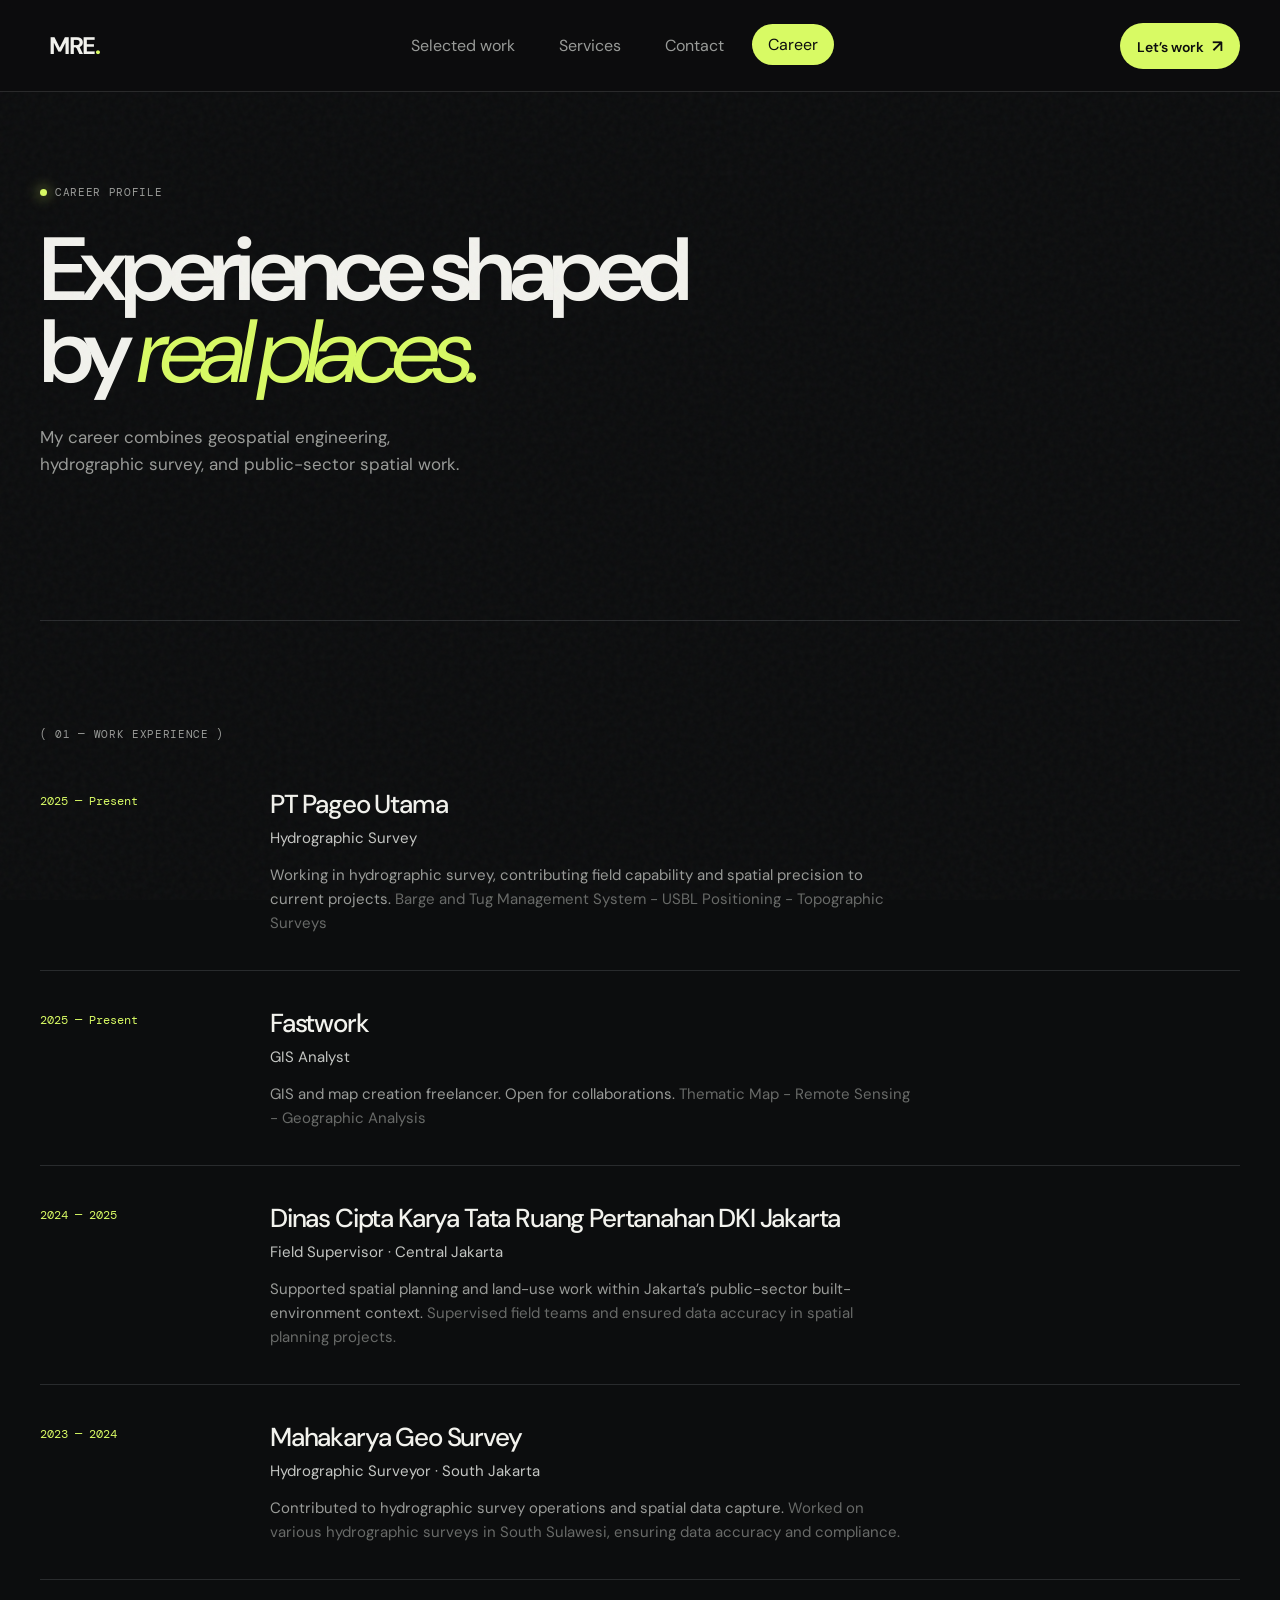
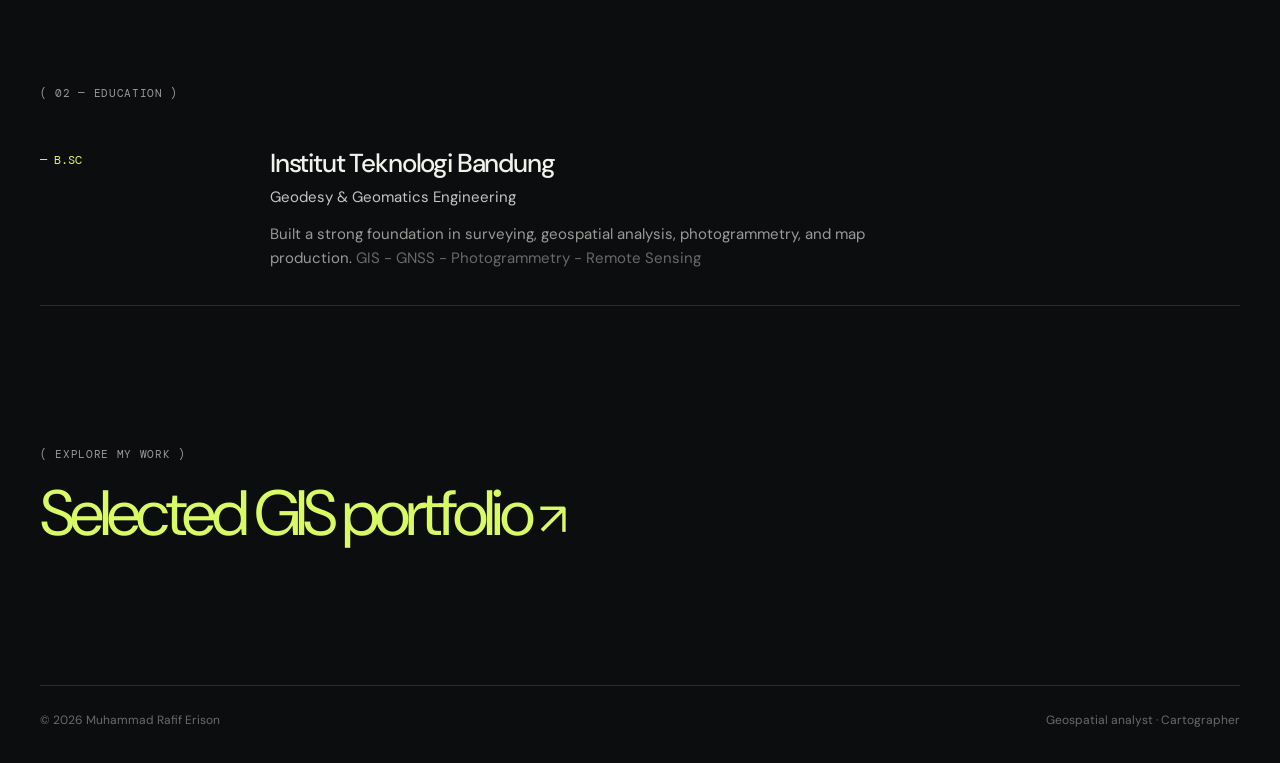
<file: career.html>
<!doctype html>
<html lang="en">
  <head>
    <meta charset="UTF-8" /><meta name="viewport" content="width=device-width, initial-scale=1.0" />
    <meta name="description" content="Career profile of Muhammad Rafif Erison." />
    <title>Career — Muhammad Rafif Erison</title>
    <link rel="preconnect" href="https://fonts.googleapis.com" /><link rel="preconnect" href="https://fonts.gstatic.com" crossorigin />
    <link href="https://fonts.googleapis.com/css2?family=DM+Sans:wght@400;500;600;700&family=DM+Mono:wght@400;500&display=swap" rel="stylesheet" /><link rel="stylesheet" href="style.css" /><link rel="stylesheet" href="revision.css?v=manual-sliders" />
  </head>
  <body><div class="grain"></div>
    <header class="nav"><div class="nav-inner shell"><a class="brand" href="index.html">MRE<span>.</span></a><button class="menu-toggle" aria-label="Open navigation" aria-expanded="false"><i></i><i></i><i></i></button><nav id="main-navigation"><a href="index.html#work">Selected work</a><a href="index.html#services">Services</a><a href="index.html#contact">Contact</a><a href="career.html" class="active">Career</a></nav><a class="nav-cta" href="index.html#contact">Let’s work <span>↗</span></a></div></header>
    <main class="career-page shell"><section class="career-hero"><p class="eyebrow"><i></i> Career profile</p><h1>Experience shaped<br />by <em>real places.</em></h1><p>My career combines geospatial engineering, hydrographic survey, and public-sector spatial work.</p></section>
      <section class="timeline-section"><p class="section-number">( 01 — WORK EXPERIENCE )</p><div class="timeline-list">
        <article class="timeline-card"><div class="timeline-date">2025 — Present</div>
          <div><h2>PT Pageo Utama</h2><h3>Hydrographic Survey</h3>
            <p>Working in hydrographic survey, contributing field capability and spatial precision to current projects. <span class="editable-note">Barge and Tug Management System - USBL Positioning - Topographic Surveys </span></p>
          </div>
        </article>
         <article class="timeline-card"><div class="timeline-date">2025 — Present</div>
          <div><h2>Fastwork</h2><h3>GIS Analyst</h3>
            <p>GIS and map creation freelancer. Open for collaborations. <span class="editable-note">Thematic Map - Remote Sensing - Geographic Analysis </span></p>
          </div>
        </article>
        <article class="timeline-card"><div class="timeline-date">2024 — 2025</div>
          <div><h2>Dinas Cipta Karya Tata Ruang Pertanahan DKI Jakarta</h2><h3>Field Supervisor · Central Jakarta</h3>
            <p>Supported spatial planning and land-use work within Jakarta’s public-sector built-environment context. <span class="editable-note">Supervised field teams and ensured data accuracy in spatial planning projects.</span></p>
          </div></article>
          <article class="timeline-card"><div class="timeline-date">2023 — 2024</div>
            <div><h2>Mahakarya Geo Survey</h2><h3>Hydrographic Surveyor · South Jakarta</h3>
              <p>Contributed to hydrographic survey operations and spatial data capture. <span class="editable-note">Worked on various hydrographic surveys in South Sulawesi, ensuring data accuracy and compliance.</span></p>
            </div>
          </article>
          </div>
        </section>
        
      <section class="timeline-section"><p class="section-number">( 02 — EDUCATION )</p>
        <article class="timeline-card"><div class="timeline-date">— B.SC</div>
          <div><h2>Institut Teknologi Bandung</h2><h3>Geodesy & Geomatics Engineering</h3>
            <p>Built a strong foundation in surveying, geospatial analysis, photogrammetry, and map production. <span class="editable-note">GIS - GNSS - Photogrammetry - Remote Sensing</span></p>
          </div>
        </article>
      </section>
      
      <section class="career-cta"><p class="section-number">( EXPLORE MY WORK )</p><a href="index.html#work">Selected GIS portfolio <span>↗</span></a></section>
    </main><footer class="shell"><span>© 2026 Muhammad Rafif Erison</span><span>Geospatial analyst · Cartographer</span></footer>
    <script src="script.js"></script></body>
</html>
</file>
<file: style.css>
:root{--bg:#0c0d0e;--line:#292b2d;--ink:#f2f2ed;--muted:#999b98;--lime:#d8fa64}*{box-sizing:border-box}html{scroll-behavior:smooth}body{margin:0;color:var(--ink);background:var(--bg);font-family:"DM Sans","Arial Rounded MT Bold",Arial,sans-serif}.grain{position:fixed;inset:0;pointer-events:none;opacity:.045;z-index:2;background-image:url("data:image/svg+xml,%3Csvg viewBox='0 0 180 180' xmlns='http://www.w3.org/2000/svg'%3E%3Cfilter id='n'%3E%3CfeTurbulence type='fractalNoise' baseFrequency='.9' numOctaves='4' stitchTiles='stitch'/%3E%3C/filter%3E%3Crect width='100%25' height='100%25' filter='url(%23n)' opacity='.8'/%3E%3C/svg%3E")}.shell{width:min(1200px,calc(100% - 64px));margin-inline:auto}.nav{height:92px;display:flex;align-items:center;justify-content:space-between;border-bottom:1px solid var(--line);position:relative;z-index:3}.brand{color:var(--ink);font-size:24px;font-weight:700;letter-spacing:-1.5px;text-decoration:none}.brand span,.project-meta b{color:var(--lime)}nav{display:flex;gap:28px}nav a{color:var(--muted);text-decoration:none;font-size:14px;transition:.2s}nav a:hover,nav a.active{color:var(--ink)}.nav-cta{color:var(--bg);background:var(--lime);border-radius:999px;font-weight:600;padding:12px 17px;font-size:14px;text-decoration:none}.nav-cta span{font-size:17px;margin-left:5px}.eyebrow,.section-number{color:var(--muted);font-family:"DM Mono",monospace;font-size:11px;letter-spacing:.06em}.eyebrow{display:flex;align-items:center;gap:8px;text-transform:uppercase}.eyebrow i{width:7px;height:7px;background:var(--lime);border-radius:50%;box-shadow:0 0 14px var(--lime)}.hero{padding:83px 0 116px}.hero h1{font-size:clamp(48px,7.5vw,102px);letter-spacing:-.075em;line-height:.93;font-weight:600;margin:32px 0 42px;max-width:900px}.hero h1 em,.contact h2 em,.career-hero em{color:var(--lime);font-weight:400}.hero-bottom{display:flex;justify-content:space-between;align-items:end;margin-bottom:62px}.hero-bottom p{max-width:400px;color:var(--muted);font-size:17px;line-height:1.55;margin:0}.round-link{border:1px solid #4a4b4d;color:var(--ink);border-radius:50%;height:58px;width:58px;display:grid;place-items:center;text-decoration:none;font-size:24px;transition:.2s}.round-link:hover{background:var(--lime);color:var(--bg);border-color:var(--lime)}.hero-image{height:490px;overflow:hidden;border-radius:18px;position:relative;cursor:zoom-in;background:#242424}.hero-image img{width:100%;height:100%;object-fit:cover;opacity:.8;transition:transform .7s}.hero-image:hover img{transform:scale(1.03)}.image-label{position:absolute;bottom:0;left:0;right:0;padding:23px 27px;display:flex;gap:24px;background:linear-gradient(transparent,rgba(0,0,0,.7));align-items:center;font-size:14px}.image-label span{font-family:"DM Mono";color:var(--lime)}.statement{padding:100px 0 150px;display:grid;grid-template-columns:1fr 2.05fr;gap:36px}.statement h2,.section-head h2,.contact h2{font-size:clamp(34px,4vw,57px);letter-spacing:-.065em;line-height:1;font-weight:500;margin:0}.statement h2 span,.profile-copy h2 span{color:var(--muted)}.statement-copy{grid-column:2;max-width:520px;color:var(--muted);line-height:1.65;font-size:16px;margin:6px 0 0}.profile{padding:0 0 150px;display:grid;grid-template-columns:1fr 1fr;gap:8vw;align-items:center}.profile-photo{height:570px;border-radius:15px;overflow:hidden;background:#242424}.profile-photo img{width:100%;height:100%;object-fit:cover}.profile-copy h2{font-size:clamp(34px,4vw,57px);letter-spacing:-.065em;line-height:1;font-weight:500;margin:19px 0}.profile-copy>p:not(.section-number){max-width:460px;color:var(--muted);font-size:16px;line-height:1.65}.text-link{display:inline-block;margin-top:18px;color:var(--lime);font-size:15px;text-decoration:none;border-bottom:1px solid #5a6830;padding-bottom:6px}.work{padding-bottom:150px}.section-head{display:flex;justify-content:space-between;align-items:end;padding-bottom:34px}.section-head h2{margin-top:15px}.section-head>p{color:var(--muted);font-size:13px}.project-grid{display:grid;grid-template-columns:repeat(2,1fr);gap:20px}.project{cursor:zoom-in}.project figure{aspect-ratio:1/1;margin:0;overflow:hidden;border-radius:14px;background:#202123}.project img{display:block;width:100%;height:100%;object-fit:cover;transition:.6s}.project:hover img{transform:scale(1.045);opacity:.85}.project-meta{padding:15px 3px 30px;display:flex;justify-content:space-between;align-items:center}.project-meta span{color:var(--muted);font-size:12px}.project-meta h3{margin:4px 0 0;font-weight:500;letter-spacing:-.03em;font-size:19px}.project-meta b{font-size:22px;font-weight:400}.services{padding:97px 0 135px;border-top:1px solid var(--line)}.service-list{margin-top:38px;border-top:1px solid var(--line)}.service-list>div{display:grid;grid-template-columns:80px 1fr 310px;align-items:center;padding:24px 0;border-bottom:1px solid var(--line)}.service-list span{color:var(--lime);font-family:"DM Mono";font-size:12px}.service-list h3{margin:0;font-size:24px;letter-spacing:-.04em;font-weight:500}.service-list p{margin:0;color:var(--muted);font-size:14px;line-height:1.45}.contact{padding:90px 0 120px;border-top:1px solid var(--line)}.contact h2{margin:22px 0 26px;font-size:clamp(47px,6vw,82px)}.contact>p:not(.section-number){color:var(--muted);font-size:17px}.contact-links{margin-top:25px}.contact-link{color:var(--lime);font-size:clamp(25px,3.3vw,48px);letter-spacing:-.05em;text-decoration:none;border-bottom:1px solid #6f7e39;padding-bottom:8px;display:inline-block}.contact-link span{font-size:.7em;margin-left:12px}.social-links{display:flex;gap:10px;margin-top:20px}.social-links a{border:1px solid #444749;border-radius:999px;padding:10px 14px;color:var(--ink);font-size:13px;text-decoration:none}.social-links a:hover{border-color:var(--lime);color:var(--lime)}footer{border-top:1px solid var(--line);padding:26px 0 35px;display:flex;justify-content:space-between;color:#696b6a;font-size:12px}dialog{padding:0;border:0;width:min(980px,90vw);max-height:92vh;background:#151618;border-radius:16px;overflow:hidden;color:var(--ink)}dialog::backdrop{background:rgba(0,0,0,.86);backdrop-filter:blur(6px)}.modal-close{position:absolute;right:15px;top:15px;width:38px;height:38px;border:0;border-radius:50%;background:var(--lime);font-size:26px;cursor:pointer;z-index:3}.modal-gallery{height:min(58vh,610px);position:relative;background:#0a0a0a}.modal-gallery img{width:100%;height:100%;object-fit:contain}.gallery-control{position:absolute;top:50%;transform:translateY(-50%);z-index:2;width:44px;height:44px;border:0;border-radius:50%;background:var(--lime);font-size:20px;cursor:pointer}.previous{left:18px}.next{right:18px}.modal-copy{padding:25px 30px 28px}.modal-copy h2{margin:6px 0 10px;font-size:32px;letter-spacing:-.05em}.modal-type{margin:0;color:var(--lime);font-size:12px;font-family:"DM Mono"}.modal-description{max-width:650px;color:var(--muted);line-height:1.55;margin:0}.gallery-dots{display:flex;gap:6px;margin-top:20px}.gallery-dots button{width:8px;height:8px;border:0;border-radius:50%;background:#575a5c;padding:0;cursor:pointer}.gallery-dots button.active{background:var(--lime);transform:scale(1.25)}.career-page{padding-top:82px}.career-hero{padding:0 0 125px;border-bottom:1px solid var(--line)}.career-hero h1{font-size:clamp(51px,7vw,91px);letter-spacing:-.075em;line-height:.92;font-weight:600;margin:30px 0}.career-hero>p:last-child{max-width:420px;color:var(--muted);line-height:1.6;font-size:17px}.timeline-section{padding:95px 0 0}.timeline-card{display:grid;grid-template-columns:210px 1fr;gap:20px;padding:35px 0;border-bottom:1px solid var(--line)}.timeline-date{font-family:"DM Mono";font-size:12px;color:var(--lime);padding-top:6px}.timeline-card h2{margin:0;font-size:26px;letter-spacing:-.045em;font-weight:500}.timeline-card h3{margin:7px 0 15px;color:#c4c6c3;font-size:15px;font-weight:400}.timeline-card p{margin:0;max-width:640px;color:var(--muted);line-height:1.6;font-size:15px}.editable-note{color:#686a68}.career-cta{padding:130px 0}.career-cta a{font-size:clamp(32px,5vw,64px);letter-spacing:-.065em;color:var(--lime);text-decoration:none}.career-cta a span{font-size:.72em}@media(max-width:700px){.shell{width:min(100% - 36px,1200px)}.nav{height:70px}.nav nav{display:none}.nav-cta{font-size:12px;padding:10px 13px}.hero{padding:65px 0 75px}.hero-bottom{align-items:start;margin-bottom:40px}.hero-bottom p{font-size:15px;max-width:285px}.round-link{width:45px;height:45px;font-size:20px}.hero-image{height:300px;border-radius:12px}.statement{padding:70px 0 90px;display:block}.statement h2{margin:22px 0}.statement-copy{font-size:15px}.profile{padding-bottom:85px;display:block}.profile-photo{height:420px;margin-bottom:34px}.section-head{display:block;padding-bottom:25px}.section-head>p{display:none}.project-grid{grid-template-columns:1fr 1fr;gap:12px}.project-meta{padding:11px 0 18px}.project-meta h3{font-size:15px}.project-meta span{font-size:10px}.project-meta b{font-size:17px}.service-list>div{grid-template-columns:42px 1fr;padding:20px 0}.service-list p{grid-column:2;margin-top:7px}.service-list h3{font-size:20px}.services{padding:75px 0}.contact{padding:72px 0}.contact h2{font-size:45px}footer{display:block;line-height:2}.modal-gallery{height:42vh}.modal-copy{padding:20px}.modal-copy h2{font-size:26px}.previous{left:8px}.next{right:8px}.timeline-card{display:block;padding:26px 0}.timeline-date{margin-bottom:17px}.timeline-card h2{font-size:22px}.career-page{padding-top:60px}.career-hero{padding-bottom:80px}.career-cta{padding:80px 0}.social-links{flex-wrap:wrap}}
</file>
<file: revision.css>
/* Keeps the personal introduction modest and secondary to the portfolio work. */
.profile { padding: 90px 0 120px; grid-template-columns: minmax(280px, 0.7fr) 1fr; gap: clamp(36px, 6vw, 90px); border-top: 1px solid var(--line); }
.profile-photo { height: auto; aspect-ratio: 4 / 3; align-self: center; }
.profile-copy { max-width: 540px; }

/* Keep section navigation convenient on long portfolio pages. */
.nav { position: sticky; top: 0; background: rgba(12, 13, 14, 0.9); backdrop-filter: blur(14px); }

@media (max-width: 700px) {
  .profile { padding: 72px 0; }
  .profile-photo { height: auto; aspect-ratio: 4 / 3; }
}

/* Full-bleed mobile menu: no inset around the menu or selected section. */
@media (max-width: 700px) {
  .nav nav {
    width: 100vw !important;
    left: 50% !important;
    right: auto !important;
    transform: translateX(-50%);
    padding: 0 !important;
    gap: 0 !important;
  }
  .nav nav a {
    width: 100% !important;
    min-height: 64px;
    padding: 20px !important;
    border-radius: 0 !important;
    display: grid;
    place-items: center;
  }
}

/* Interaction feedback and transparent hamburger control. */
.menu-toggle { background: transparent !important; box-shadow: none !important; -webkit-appearance: none; appearance: none; }
.hero-showcase { cursor: default; }
.hero-showcase, .hero-showcase * { user-select: none; -webkit-user-select: none; }
.hero-showcase img { -webkit-user-drag: none; user-drag: none; transition: transform .55s ease, opacity .32s ease; }
.hero-showcase:hover img { transform: scale(1.045); }
.hero-showcase .showcase-arrow, .hero-showcase .showcase-dot { cursor: pointer; }
.hero-showcase img.is-sliding { animation: hero-slide .32s ease both; }
@keyframes hero-slide { from { opacity: .25; transform: translateX(22px); } to { opacity: .8; transform: translateX(0); } }
.testimonial-track.is-sliding { animation: testimonial-nudge .38s cubic-bezier(.2,.75,.25,1) !important; }
@keyframes testimonial-nudge { from { transform: translateX(28px); } to { transform: translateX(0); } }

/* Final static sliders and no logo badge. */
.brand { background: transparent !important; box-shadow: none !important; border-radius: 0 !important; }
.testimonial-title-row { display: flex; align-items: end; justify-content: space-between; gap: 24px; }
.testimonial-controls { display: flex; gap: 9px; }
.testimonial-controls button { width: 43px; height: 43px; border: 1px solid #525452; border-radius: 50%; background: transparent; color: var(--ink); font-size: 19px; cursor: pointer; transition: .2s; }
.testimonial-controls button:hover { color: #0c0d0e; background: var(--lime); border-color: var(--lime); }
.testimonial-track { animation: none !important; width: 140%; max-width: none; margin-left: -20%; justify-content: center; overflow: hidden; }
.testimonial-card { flex: 0 0 min(460px, 35vw); }
.showcase-arrow { display: grid; place-items: center; }

@media (max-width: 700px) {
  .testimonial-title-row { align-items: start; }
  .testimonial-controls button { width: 38px; height: 38px; }
  .testimonial-track { width: 100%; margin-left: 0; padding-inline: 11vw; overflow-x: auto; }
  .testimonial-card { flex-basis: 78vw; }
  .nav nav { left: 0; right: 0; padding: 0 0 16px; }
  .nav nav a { width: 100%; border-radius: 0; }
}

/* Manual sliders and clean mobile navigation controls. */
.brand, .menu-toggle { background: transparent; box-shadow: none; }
.showcase-arrow { position: absolute; top: 50%; z-index: 3; width: 45px; height: 45px; border: 1px solid rgba(255,255,255,.45); border-radius: 50%; background: rgba(12,13,14,.5); color: var(--ink); font-size: 20px; cursor: pointer; transform: translateY(-50%); transition: .2s; }
.showcase-arrow:hover { background: var(--lime); color: #0c0d0e; border-color: var(--lime); }
.showcase-previous { left: 22px; }.showcase-next { right: 22px; }
.testimonial-track { width: 100%; max-width: 1200px; margin-inline: auto; padding-inline: 24px; justify-content: center; animation: none; }
.testimonial-card { cursor: pointer; }
.testimonial-card:hover { opacity: .72; }
.testimonial-card.selected:hover { opacity: 1; }

@media (max-width: 700px) {
  .brand, .menu-toggle { background: transparent; box-shadow: none; }
  .menu-toggle { width: 32px; padding: 5px 0; }
  .menu-toggle i { width: 23px; }
  .nav .nav-cta { border-radius: 50%; padding: 0; width: 44px; height: 44px; display: flex; align-items: center; justify-content: center; }
  .nav .nav-cta span { display: block; margin: 0; line-height: 1; transform: translateY(-1px); }
  .showcase-arrow { width: 38px; height: 38px; top: auto; bottom: 18px; transform: none; }
  .showcase-previous { left: 18px; }.showcase-next { right: auto; left: 64px; }
  .testimonial-track { justify-content: flex-start; overflow-x: auto; scroll-snap-type: x mandatory; padding-inline: 9vw; }
  .testimonial-card { flex: 0 0 78vw; scroll-snap-align: center; }
}

/* Full-width, glassy navigation */
.nav { width: 100%; background: rgba(12,13,14,.84); border-bottom: 1px solid rgba(255,255,255,.12); backdrop-filter: blur(18px); }
.nav-inner { height: 92px; display: flex; align-items: center; justify-content: space-between; }
.brand { background: #050505; box-shadow: 0 10px 30px rgba(0,0,0,.3); border-radius: 9px; padding: 7px 9px; }
.nav nav { align-items: center; gap: 12px; }
.nav nav a { font-size: 16px; padding: 10px 16px; border-radius: 999px; transition: background .25s, color .25s, transform .25s; }
.nav nav a:hover, .nav nav a.active { color: #0c0d0e; background: var(--lime); transform: translateY(-1px); }
.menu-toggle { display: none; }

/* Hero showcase */
.hero-image { cursor: pointer; }
.image-label { padding: 29px 32px; }
.image-label strong { font-size: clamp(19px, 2.1vw, 29px); letter-spacing: -.04em; }
.showcase-controls { position: absolute; right: 29px; bottom: 30px; z-index: 2; display: flex; gap: 8px; }
.showcase-dot { width: 9px; height: 9px; border: 0; border-radius: 99px; background: rgba(255,255,255,.45); padding: 0; cursor: pointer; transition: .25s; }
.showcase-dot.active { width: 28px; background: var(--lime); }

/* Social links and rolling testimonials */
.social-links a { font-size: 16px; padding: 14px 20px; }
.testimonials { overflow: hidden; padding: 0 0 140px; }
.testimonial-head { margin-bottom: 34px; }
.testimonial-head h2 { margin: 15px 0 0; font-size: clamp(34px,4vw,57px); letter-spacing: -.065em; font-weight: 500; }
/* Keep the active testimonial exactly in the middle. */
.testimonial-track {
  display: grid !important;
  grid-template-columns: repeat(3, minmax(0, 1fr));
  align-items: center;
  width: 100% !important;
  max-width: none;
  margin: 0 !important;
  overflow: hidden;
}

.testimonial-card {
  min-width: 0;
  width: auto;
  grid-row: 1;
}

.testimonial-previous-card {
  grid-column: 1;
}

.testimonial-card.selected {
  grid-column: 2;
}

.testimonial-next-card {
  grid-column: 3;
}

@media (max-width: 700px) {
  .testimonial-track {
    display: block !important;
  }

  .testimonial-previous-card,
  .testimonial-next-card {
    display: none;
  }

  .testimonial-card.selected {
    width: 100%;
  }
}
.testimonial-track:hover { animation-play-state: paused; }
.testimonial-card { width: min(600px, 78vw); min-height: 265px; padding: 32px; border: 1px solid var(--line); border-radius: 17px; background: #151618; display: flex; flex-direction: column; justify-content: space-between; filter: blur(2.4px); opacity: .48; transform: scale(.94); transition: .3s; }
.testimonial-card.selected { filter: none; opacity: 1; transform: scale(1); border-color: #454b35; }
.testimonial-card p { margin: 0; font-size: 20px; line-height: 1.42; letter-spacing: -.035em; }
.testimonial-card div { display: flex; flex-direction: column; gap: 4px; }
.testimonial-card strong { font-size: 14px; }
.testimonial-card span { color: var(--muted); font-size: 12px; }
@keyframes testimonial-roll { from { transform: translateX(-33vw); } to { transform: translateX(-116vw); } }

/* Standard horizontal review carousel. New cards are picked up automatically by script.js. */
.testimonial-track {
  display: flex !important;
  gap: clamp(12px, 1.5vw, 24px);
  padding: 0 max(18px, calc((100% - 600px) / 2)) 18px !important;
  overflow-x: auto;
  scroll-snap-type: x mandatory;
  scroll-behavior: smooth;
  scrollbar-width: none;
}
.testimonial-track::-webkit-scrollbar { display: none; }
.testimonial-card {
  flex: 0 0 min(600px, 78vw);
  width: min(600px, 78vw);
  cursor: default;
  scroll-snap-align: center;
}
.testimonial-card.selected { filter: none; opacity: 1; transform: scale(1); }
.testimonial-controls button:disabled { cursor: not-allowed; opacity: .35; }

@media (max-width: 700px) {
  .testimonial-track { padding-inline: 9vw !important; }
}

/* WebGIS testimonial carousel */
.testimonial-head p:not(.section-number) { max-width: 520px; margin: 15px 0 0; color: var(--muted); line-height: 1.55; }
.testimonial-slider { position: relative; }
.testimonial-track { padding-inline: max(18px, calc((100% - 600px) / 2)) !important; scroll-padding-inline: max(18px, calc((100% - 600px) / 2)); }
.testimonial-card { min-height: 300px; padding: 30px; border-color: #303437; background: #151618; filter: none; opacity: .6; transform: scale(.97); transition: opacity .25s, transform .25s, border-color .25s; }
.testimonial-card.selected { border-color: #71823e; opacity: 1; transform: scale(1); }
.testimonial-rating { margin: 0 0 20px !important; color: var(--lime); font-size: 15px !important; letter-spacing: .2em; }
.testimonial-quote { font-size: 20px !important; line-height: 1.45 !important; }
.testimonial-client { display: flex !important; flex-direction: row !important; align-items: center; gap: 12px !important; }
.testimonial-avatar { display: grid; width: 44px; height: 44px; flex: 0 0 44px; place-items: center; border-radius: 50%; background: var(--lime); color: var(--bg); font: 600 13px "DM Mono", monospace; }
.testimonial-client strong { display: block; margin-bottom: 3px; }
.testimonial-control { position: absolute; z-index: 2; top: 50%; display: grid; width: 46px; height: 46px; place-items: center; border: 1px solid #525452; border-radius: 50%; background: rgba(12,13,14,.94); color: var(--ink); font-size: 20px; cursor: pointer; transform: translateY(-50%); transition: .2s; }
.testimonial-control:hover:not(:disabled) { border-color: var(--lime); background: var(--lime); color: var(--bg); }
.testimonial-previous { left: max(12px, calc((100% - 740px) / 2)); }
.testimonial-next { right: max(12px, calc((100% - 740px) / 2)); }

@media (max-width: 700px) {
  .testimonial-head p:not(.section-number) { font-size: 14px; }
  .testimonial-card { min-height: 290px; opacity: 1; transform: none; }
  .testimonial-card.selected { transform: none; }
  .testimonial-control { width: 40px; height: 40px; }
  .testimonial-previous { left: 4px; }
  .testimonial-next { right: 4px; }
}

/* Infinite three-card layout: previous / active / next. */
.testimonial-track {
  display: grid !important;
  grid-template-columns: repeat(3, minmax(0, 1fr));
  align-items: center;
  gap: clamp(14px, 2vw, 30px);
  width: 100% !important;
  max-width: none;
  margin: 0 !important;
  padding: 0 74px !important;
  overflow: hidden;
  scroll-snap-type: none;
}
.testimonial-card { grid-row: 1; width: auto; min-width: 0; opacity: .42; filter: blur(2.5px); transform: scale(.94); }
.testimonial-card[hidden] { display: none !important; }
.testimonial-previous-card { grid-column: 1; }
.testimonial-card.selected { grid-column: 2; filter: none; opacity: 1; transform: scale(1); }
.testimonial-next-card { grid-column: 3; }
.testimonial-client { display: block !important; margin: 0; padding: 0; border: 0; color: inherit; font-size: inherit; }
.testimonial-client strong { font-size: 14px; }
.testimonial-client span { display: block; margin-top: 4px; }
.testimonial-rating, .testimonial-avatar { display: none !important; }
.testimonial-control { top: 50%; }
.testimonial-previous { left: 16px; }
.testimonial-next { right: 16px; }

@media (max-width: 700px) {
  .testimonial-track { display: block !important; padding-inline: 60px !important; overflow: hidden; }
  .testimonial-card { width: 100%; min-width: 0; filter: none; opacity: 1; transform: none; }
  .testimonial-previous-card, .testimonial-next-card { display: none !important; }
  .testimonial-card.selected { width: 100%; transform: none; }
  .testimonial-previous { left: 10px; }
  .testimonial-next { right: 10px; }
}

@media (max-width: 700px) {
  .nav-inner { height: 74px; position: relative; }
  .brand { order: 2; margin-right: auto; margin-left: 11px; }
  .menu-toggle { order: 1; display: flex; width: 38px; height: 38px; padding: 9px; flex-direction: column; justify-content: center; gap: 5px; border: 0; border-radius: 9px; color: var(--ink); background: #050505; cursor: pointer; }
  .menu-toggle i { height: 2px; width: 20px; background: currentColor; border-radius: 2px; transition: .2s; }
  .menu-toggle.is-open i:nth-child(1) { transform: translateY(7px) rotate(45deg); }
  .menu-toggle.is-open i:nth-child(2) { opacity: 0; }
  .menu-toggle.is-open i:nth-child(3) { transform: translateY(-7px) rotate(-45deg); }
  .nav .nav-cta { order: 3; font-size: 0; padding: 12px; width: 42px; height: 42px; display: grid; place-items: center; }
  .nav .nav-cta span { margin: 0; font-size: 20px; }
  .nav nav { display: none; position: absolute; top: 74px; left: 0; right: 0; padding: 12px 18px 20px; background: rgba(12,13,14,.97); border-bottom: 1px solid var(--line); flex-direction: column; align-items: stretch; }
  .nav nav.is-open { display: flex; }
  .nav nav a { font-size: 17px; text-align: center; }
  .profile-photo { width: min(84vw, 360px); aspect-ratio: 1 / 1; margin-inline: auto; }
  .showcase-controls { right: 19px; bottom: 18px; }
  .image-label { padding: 20px; }
  .image-label strong { font-size: 19px; }
  .testimonials { padding-bottom: 82px; }
  .testimonial-card { min-height: 230px; padding: 25px; }
  .testimonial-card p { font-size: 18px; }
}
</file>
